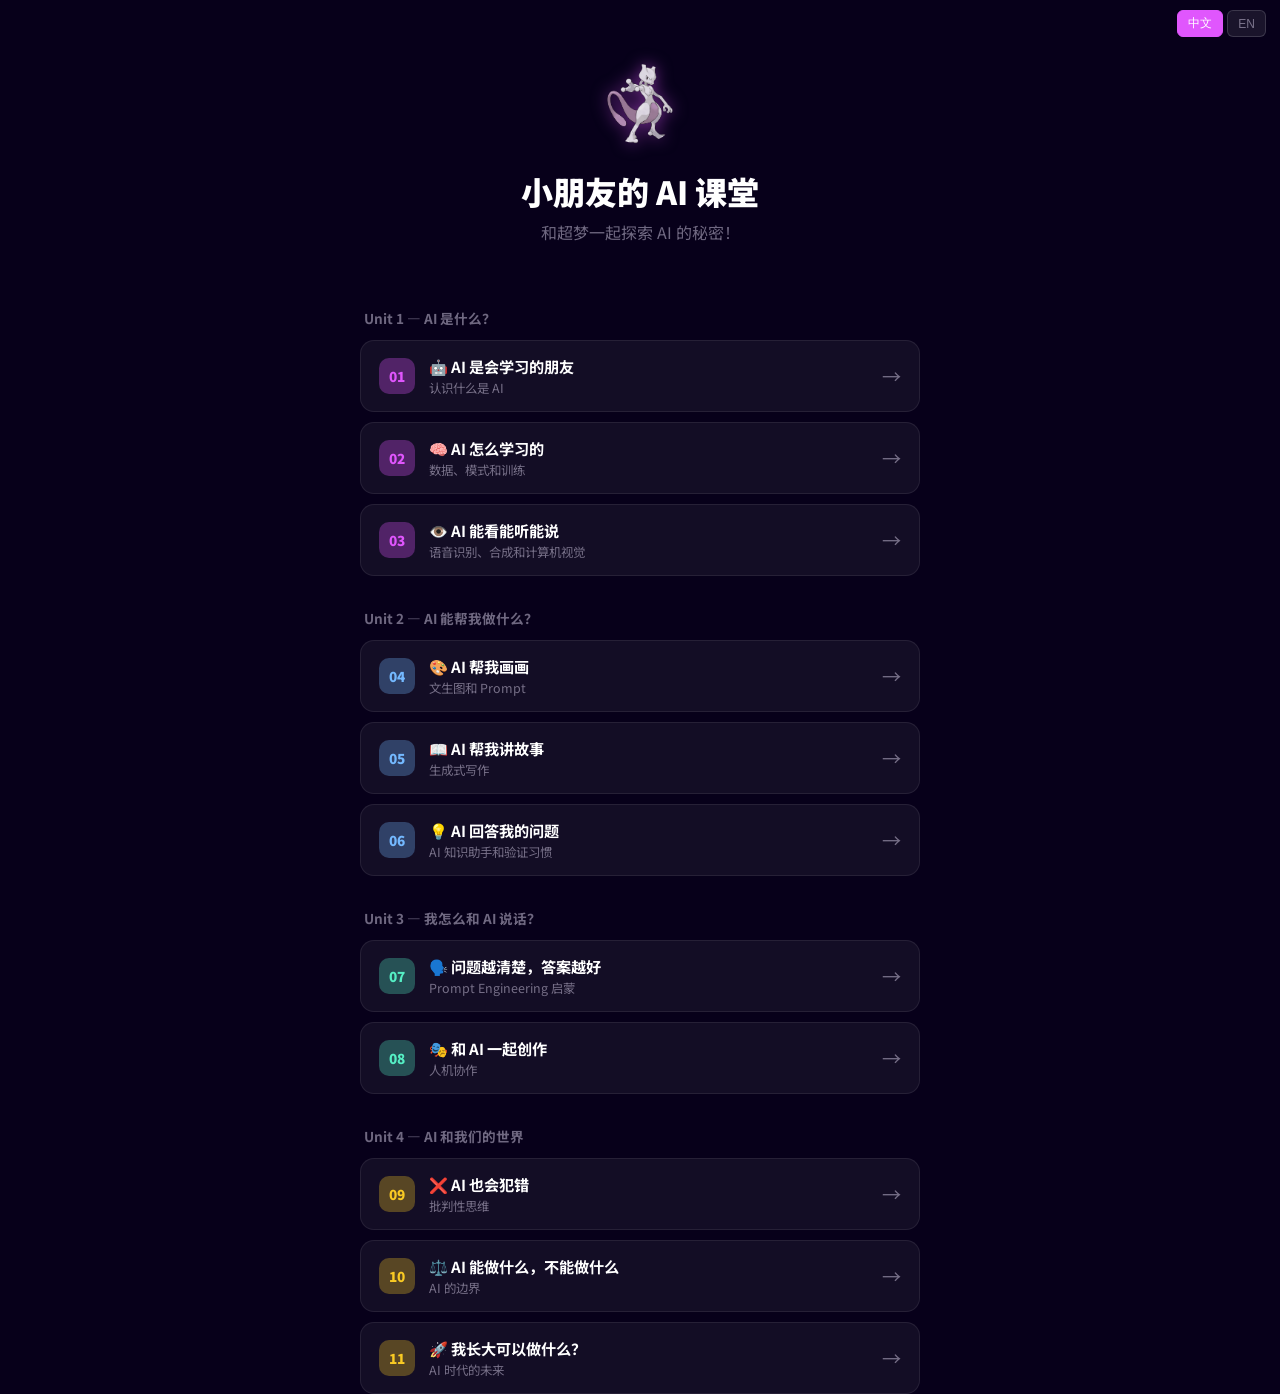
<file: site/index.html>
<!DOCTYPE html>
<html lang="zh-CN">
<head>
  <meta charset="utf-8">
  <meta name="viewport" content="width=device-width, initial-scale=1.0">
  <title>小朋友的 AI 课堂</title>
  <link rel="stylesheet" href="theme.css">
  <style>
    body { min-height: 100vh; padding: 24px 16px 60px; }

    .hero { text-align: center; padding: 40px 0 32px; }
    .hero .emoji { font-size: 3.5em; margin-bottom: 8px; }
    .hero h1 { font-size: 2em; font-weight: 900; margin-bottom: 6px; }
    .hero p { color: var(--muted); font-size: 1em; }

    .unit-label {
      font-size: .85em; font-weight: 700; color: var(--muted);
      margin: 32px 0 12px; padding-left: 4px; text-align: left;
      max-width: 560px; margin-left: auto; margin-right: auto;
    }

    .lessons {
      display: flex; flex-direction: column; gap: 10px;
      max-width: 560px; margin: 0 auto;
    }

    .lesson-card {
      display: flex; align-items: center; gap: 14px;
      background: rgba(255,255,255,.05); border: 1px solid rgba(255,255,255,.08);
      border-radius: 14px; padding: 14px 18px;
      text-decoration: none; color: #fff; transition: all .2s;
    }
    .lesson-card:hover { background: rgba(255,255,255,.1); transform: translateX(4px); }
    .lesson-card .num {
      width: 36px; height: 36px; border-radius: 10px;
      display: flex; align-items: center; justify-content: center;
      font-weight: 900; font-size: .85em; flex-shrink: 0;
    }
    .lesson-card .info { flex: 1; }
    .lesson-card .info .title { font-weight: 700; font-size: .95em; }
    .lesson-card .info .sub { font-size: .78em; color: var(--muted); margin-top: 2px; }
    .lesson-card .arrow { color: var(--muted); font-size: 1.2em; }

    /* Locked */
    .lesson-card.locked {
      opacity: .35; pointer-events: none;
    }
    .lesson-card.locked .arrow::after { content: '🔒'; }
    .lesson-card:not(.locked) .arrow::after { content: '→'; }

    /* Unit colors */
    .u1 .num { background: rgba(224,86,253,.3); color: var(--glow); }
    .u2 .num { background: rgba(116,185,255,.3); color: var(--blue); }
    .u3 .num { background: rgba(85,239,196,.3); color: var(--green); }
    .u4 .num { background: rgba(249,202,36,.3); color: var(--gold); }

    #lang-toggle { position: fixed; top: 10px; right: 14px; z-index: 100; display: flex; gap: 4px; }
    #lang-toggle button {
      background: rgba(255,255,255,.08); border: 1px solid rgba(255,255,255,.15);
      color: var(--muted); padding: 4px 10px; border-radius: 6px;
      cursor: pointer; font-size: .75rem; transition: all .2s;
    }
    #lang-toggle button.active { background: var(--glow); color: #fff; border-color: var(--glow); }
  </style>
</head>
<body class="lang-cn">

<div id="lang-toggle">
  <button class="active" onclick="setLang('cn')">中文</button>
  <button onclick="setLang('en')">EN</button>
</div>

<div class="hero">
  <div class="emoji"><img src="assets/mewtwo.png" alt="Mewtwo" class="mewtwo-img" style="width:80px;height:80px"></div>
  <h1>
    <span class="cn">小朋友的 AI 课堂</span>
    <span class="en">Kids AI Class</span>
  </h1>
  <p>
    <span class="cn">和超梦一起探索 AI 的秘密！</span>
    <span class="en">Explore AI secrets with Mewtwo!</span>
  </p>
</div>

<!-- Unit 1 -->
<div class="unit-label">
  <span class="cn">Unit 1 — AI 是什么？</span>
  <span class="en">Unit 1 — What is AI?</span>
</div>
<div class="lessons">
  <a class="lesson-card u1" href="lesson-01/">
    <div class="num">01</div>
    <div class="info">
      <div class="title">🤖 <span class="cn">AI 是会学习的朋友</span><span class="en">AI is a Friend That Learns</span></div>
      <div class="sub"><span class="cn">认识什么是 AI</span><span class="en">Meet AI for the first time</span></div>
    </div>
    <div class="arrow"></div>
  </a>
  <a class="lesson-card u1" href="lesson-02/">
    <div class="num">02</div>
    <div class="info">
      <div class="title">🧠 <span class="cn">AI 怎么学习的</span><span class="en">How Does AI Learn?</span></div>
      <div class="sub"><span class="cn">数据、模式和训练</span><span class="en">Data, patterns & training</span></div>
    </div>
    <div class="arrow"></div>
  </a>
  <a class="lesson-card u1" href="lesson-03/">
    <div class="num">03</div>
    <div class="info">
      <div class="title">👁️ <span class="cn">AI 能看能听能说</span><span class="en">AI Can See, Hear & Speak</span></div>
      <div class="sub"><span class="cn">语音识别、合成和计算机视觉</span><span class="en">STT, TTS & computer vision</span></div>
    </div>
    <div class="arrow"></div>
  </a>
</div>

<!-- Unit 2 -->
<div class="unit-label">
  <span class="cn">Unit 2 — AI 能帮我做什么？</span>
  <span class="en">Unit 2 — What Can AI Do for Me?</span>
</div>
<div class="lessons">
  <a class="lesson-card u2" href="lesson-04/">
    <div class="num">04</div>
    <div class="info">
      <div class="title">🎨 <span class="cn">AI 帮我画画</span><span class="en">AI Draws for Me</span></div>
      <div class="sub"><span class="cn">文生图和 Prompt</span><span class="en">Text-to-image & prompts</span></div>
    </div>
    <div class="arrow"></div>
  </a>
  <a class="lesson-card u2" href="lesson-05/">
    <div class="num">05</div>
    <div class="info">
      <div class="title">📖 <span class="cn">AI 帮我讲故事</span><span class="en">AI Tells Stories</span></div>
      <div class="sub"><span class="cn">生成式写作</span><span class="en">Generative writing</span></div>
    </div>
    <div class="arrow"></div>
  </a>
  <a class="lesson-card u2" href="lesson-06/">
    <div class="num">06</div>
    <div class="info">
      <div class="title">💡 <span class="cn">AI 回答我的问题</span><span class="en">AI Answers My Questions</span></div>
      <div class="sub"><span class="cn">AI 知识助手和验证习惯</span><span class="en">AI as knowledge helper</span></div>
    </div>
    <div class="arrow"></div>
  </a>
</div>

<!-- Unit 3 -->
<div class="unit-label">
  <span class="cn">Unit 3 — 我怎么和 AI 说话？</span>
  <span class="en">Unit 3 — How Do I Talk to AI?</span>
</div>
<div class="lessons">
  <a class="lesson-card u3" href="lesson-07/">
    <div class="num">07</div>
    <div class="info">
      <div class="title">🗣️ <span class="cn">问题越清楚，答案越好</span><span class="en">Clear Questions = Better Answers</span></div>
      <div class="sub"><span class="cn">Prompt Engineering 启蒙</span><span class="en">Intro to prompt engineering</span></div>
    </div>
    <div class="arrow"></div>
  </a>
  <a class="lesson-card u3" href="lesson-08/">
    <div class="num">08</div>
    <div class="info">
      <div class="title">🎭 <span class="cn">和 AI 一起创作</span><span class="en">Create Together with AI</span></div>
      <div class="sub"><span class="cn">人机协作</span><span class="en">Human-AI collaboration</span></div>
    </div>
    <div class="arrow"></div>
  </a>
</div>

<!-- Unit 4 -->
<div class="unit-label">
  <span class="cn">Unit 4 — AI 和我们的世界</span>
  <span class="en">Unit 4 — AI & Our World</span>
</div>
<div class="lessons">
  <a class="lesson-card u4" href="lesson-09/">
    <div class="num">09</div>
    <div class="info">
      <div class="title">❌ <span class="cn">AI 也会犯错</span><span class="en">AI Makes Mistakes Too</span></div>
      <div class="sub"><span class="cn">批判性思维</span><span class="en">Critical thinking</span></div>
    </div>
    <div class="arrow"></div>
  </a>
  <a class="lesson-card u4" href="lesson-10/">
    <div class="num">10</div>
    <div class="info">
      <div class="title">⚖️ <span class="cn">AI 能做什么，不能做什么</span><span class="en">What AI Can & Can't Do</span></div>
      <div class="sub"><span class="cn">AI 的边界</span><span class="en">AI boundaries</span></div>
    </div>
    <div class="arrow"></div>
  </a>
  <a class="lesson-card u4" href="lesson-11/">
    <div class="num">11</div>
    <div class="info">
      <div class="title">🚀 <span class="cn">我长大可以做什么？</span><span class="en">What Can I Be When I Grow Up?</span></div>
      <div class="sub"><span class="cn">AI 时代的未来</span><span class="en">Future in the AI era</span></div>
    </div>
    <div class="arrow"></div>
  </a>
</div>

<script>
function setLang(l){
  document.body.className='lang-'+l;
  document.querySelectorAll('#lang-toggle button').forEach((b,i)=>{
    b.classList.toggle('active',(i===0&&l==='cn')||(i===1&&l==='en'));
  });
  localStorage.setItem('kai-lang',l);
}
setLang(localStorage.getItem('kai-lang')||'cn');
</script>
</body>
</html>
</file>
<file: site/theme.css>
/* === Kids AI Learning — Shared Theme === */
@import url('https://fonts.googleapis.com/css2?family=Noto+Sans+SC:wght@400;600;700;900&display=swap');

:root {
  --bg: #07001a;
  --glow: #e056fd;
  --blue: #74b9ff;
  --gold: #f9ca24;
  --green: #55efc4;
  --pink: #fd79a8;
  --muted: rgba(240,230,255,.45);
}

* { margin:0; padding:0; box-sizing:border-box; }

body {
  font-family: 'Noto Sans SC', -apple-system, BlinkMacSystemFont, sans-serif;
  background: var(--bg);
  color: #fff;
  -webkit-font-smoothing: antialiased;
}

/* === Language Toggle === */
body.lang-en .cn { display: none !important; }
body.lang-cn .en { display: none !important; }

/* === Nav Bar === */
.back-btn {
  position: fixed; top: 12px; left: 14px; z-index: 100;
  color: var(--muted); text-decoration: none; font-size: .85rem;
  transition: color .2s;
}
.back-btn:hover { color: #fff; }

#lang-toggle {
  position: fixed; top: 10px; right: 14px; z-index: 100;
  display: flex; gap: 4px;
}
#lang-toggle button {
  background: rgba(255,255,255,.08); border: 1px solid rgba(255,255,255,.15);
  color: var(--muted); padding: 4px 10px; border-radius: 6px;
  cursor: pointer; font-size: .75rem; transition: all .2s;
}
#lang-toggle button.active {
  background: var(--glow); color: #fff; border-color: var(--glow);
}

/* === Progress Bar === */
#prog {
  position: fixed; top: 0; left: 0; width: 100%; height: 3px;
  background: rgba(255,255,255,.08); z-index: 100;
}
#prog-fill {
  height: 100%; background: linear-gradient(90deg, var(--glow), var(--blue));
  transition: width .3s;
}

/* === Reveal Overrides === */
html, body { height: 100%; margin: 0; }
.reveal { font-family: 'Noto Sans SC', sans-serif; background: var(--bg); }
.reveal .slides section {
  padding: 60px 24px 40px; text-align: center;
}
/* Centering handled by Reveal.js center:true (default) */
.reveal h1, .reveal h2, .reveal h3, .reveal p, .reveal li { color: #fff; text-shadow: none; }
.reveal h1 { font-size: 2.2em; font-weight: 900; margin-bottom: .3em; }
.reveal h2 { font-size: 1.7em; font-weight: 700; margin-bottom: .3em; }
.reveal h3 { font-size: 1.2em; font-weight: 600; }
.reveal p { font-size: 1.05em; line-height: 1.7; }
.reveal ul { list-style: none; padding: 0; }

/* === Badge === */
.badge {
  display: inline-block; padding: 6px 16px; border-radius: 20px;
  font-size: .8em; font-weight: 700; margin-bottom: 12px;
  backdrop-filter: blur(8px);
}

/* === Glow text === */
.glow { color: var(--glow); font-weight: 700; }
.blue { color: var(--blue); }
.gold { color: var(--gold); }
.green { color: var(--green); }
.pink { color: var(--pink); }

/* === Cards === */
.card-grid {
  display: grid; grid-template-columns: repeat(2, 1fr);
  gap: 14px; max-width: 560px; width: 100%; margin: 16px auto;
}
.card-grid.cols-3 { grid-template-columns: repeat(3, 1fr); }
.card-grid.cols-1 { grid-template-columns: 1fr; }

.card {
  background: rgba(255,255,255,.06); border: 1px solid rgba(255,255,255,.1);
  border-radius: 16px; padding: 18px 14px; text-align: center;
  transition: all .25s;
}
.card:hover { background: rgba(255,255,255,.1); transform: translateY(-2px); }
.card .card-emoji { font-size: 2em; display: block; margin-bottom: 8px; }
.card .card-title { font-size: 1em; font-weight: 700; margin-bottom: 4px; }
.card .card-desc { font-size: .82em; color: var(--muted); line-height: 1.4; }

/* Good/Bad comparison cards */
.card.good { border-color: rgba(85,239,196,.3); background: rgba(85,239,196,.08); }
.card.bad { border-color: rgba(253,121,168,.3); background: rgba(253,121,168,.08); }

/* === Mewtwo Speech Bubble === */
.mewtwo-bubble {
  display: flex; align-items: flex-start; gap: 14px;
  background: rgba(224,86,253,.1); border: 1px solid rgba(224,86,253,.25);
  border-radius: 20px; padding: 18px 22px;
  max-width: 540px; width: 100%; margin: 16px auto;
  text-align: left;
}
.mewtwo-bubble .avatar { font-size: 2.4em; flex-shrink: 0; line-height: 1; }
.mewtwo-img {
  border-radius: 50%; object-fit: cover;
  filter: drop-shadow(0 0 8px rgba(224,86,253,.5));
}
.mewtwo-bubble .avatar .mewtwo-img { width: 48px; height: 48px; }
.card-emoji .mewtwo-img { width: 48px; height: 48px; }
.mewtwo-bubble .speech { font-size: .95em; line-height: 1.6; color: rgba(255,255,255,.9); }

/* === Flip Card === */
.flip-card {
  perspective: 800px; cursor: pointer; min-height: 120px;
}
.flip-inner {
  position: relative; width: 100%; height: 100%; min-height: 120px;
  transition: transform .5s; transform-style: preserve-3d;
}
.flip-card.flipped .flip-inner { transform: rotateY(180deg); }
.flip-front, .flip-back {
  position: absolute; width: 100%; height: 100%; min-height: 120px;
  backface-visibility: hidden; border-radius: 16px; padding: 16px;
  display: flex; flex-direction: column; align-items: center; justify-content: center;
  gap: 6px; border: 1px solid rgba(255,255,255,.12);
}
.flip-front { background: rgba(255,255,255,.06); }
.flip-back {
  background: rgba(224,86,253,.15); transform: rotateY(180deg);
  font-size: .88em; line-height: 1.5; text-align: center;
}

/* === Prompt Builder === */
.prompt-builder {
  background: rgba(255,255,255,.06); border: 1px solid rgba(255,255,255,.12);
  border-radius: 16px; padding: 20px; max-width: 520px; width: 100%;
  font-size: 1.05em; line-height: 2.2; text-align: left; margin: 12px auto;
}
.prompt-builder input {
  background: rgba(255,255,255,.1); border: 1px dashed var(--glow);
  border-radius: 8px; padding: 4px 10px; color: #fff; font-size: .95em;
  outline: none; width: auto; min-width: 80px; max-width: 140px;
  font-family: inherit; transition: border-color .2s;
}
.prompt-builder input:focus { border-color: var(--gold); border-style: solid; }
.prompt-builder input::placeholder { color: var(--muted); font-size: .85em; }

/* === Buttons === */
.btn {
  display: inline-flex; align-items: center; justify-content: center; gap: 8px;
  padding: 12px 28px; border-radius: 14px; font-size: 1em; font-weight: 700;
  border: none; cursor: pointer; color: #fff; transition: all .2s;
  user-select: none; -webkit-tap-highlight-color: transparent;
  font-family: inherit;
}
.btn:active { transform: scale(.95); }
.btn-glow { background: var(--glow); }
.btn-glow:hover { background: #c944e0; }
.btn-blue { background: var(--blue); color: #07001a; }
.btn-gold { background: var(--gold); color: #07001a; }
.btn-green { background: var(--green); color: #07001a; }

/* === Summary List === */
.summary-list {
  list-style: none; padding: 0; max-width: 480px; width: 100%;
  text-align: left; margin: 12px auto;
}
.summary-list li {
  padding: 10px 0; border-bottom: 1px solid rgba(255,255,255,.08);
  font-size: .95em; display: flex; align-items: center; gap: 10px;
}
.summary-list li .num {
  background: var(--glow); color: #fff; width: 26px; height: 26px;
  border-radius: 50%; display: flex; align-items: center; justify-content: center;
  font-size: .75em; font-weight: 700; flex-shrink: 0;
}

/* === Unit Complete === */
.unit-complete {
  background: rgba(249,202,36,.08); border: 1px solid rgba(249,202,36,.25);
  border-radius: 20px; padding: 24px; max-width: 480px; width: 100%;
  margin: 12px auto;
}
.unit-complete .check-item {
  display: flex; align-items: center; gap: 10px;
  padding: 8px 0; font-size: .95em;
}
.unit-complete .check-item .tick { color: var(--green); font-weight: 700; }

/* === Animations === */
@keyframes fade-up { from { opacity:0; transform:translateY(20px); } to { opacity:1; transform:translateY(0); } }
@keyframes pop { 0%{ transform:scale(.3);opacity:0 } 60%{ transform:scale(1.1) } 100%{ transform:scale(1);opacity:1 } }
@keyframes float { 0%,100%{ transform:translateY(0) } 50%{ transform:translateY(-10px) } }
@keyframes confetti { 0%{ transform:translateY(-100vh) rotate(0); opacity:1 } 100%{ transform:translateY(100vh) rotate(720deg); opacity:0 } }

.fade-up { animation: fade-up .5s ease-out both; }
.pop { animation: pop .5s ease-out both; }
.float { animation: float 3s ease-in-out infinite; }

/* === Responsive === */
@media (max-width: 600px) {
  .reveal h1 { font-size: 1.7em; }
  .reveal h2 { font-size: 1.3em; }
  .card-grid { gap: 10px; }
  .card { padding: 14px 10px; }
  .mewtwo-bubble { padding: 14px 16px; }
  .prompt-builder { padding: 14px; font-size: .95em; }
}
</file>
